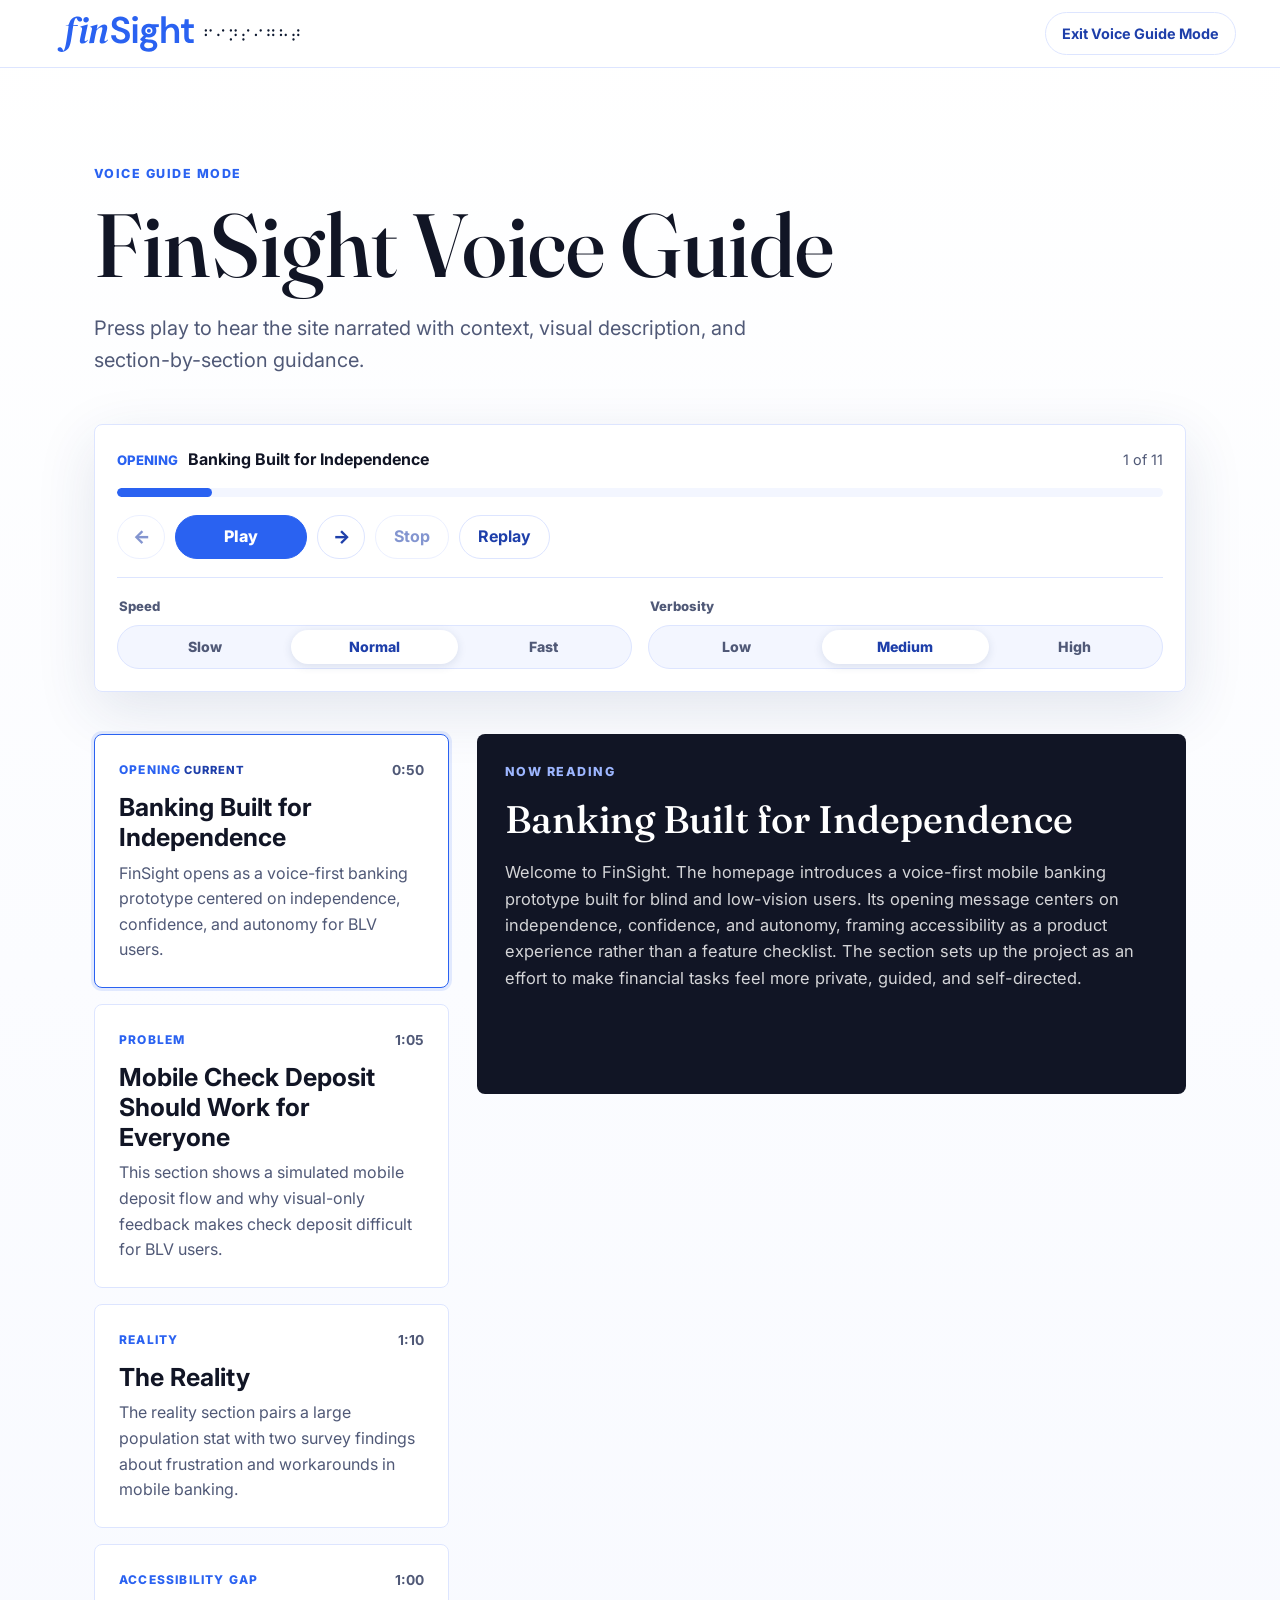
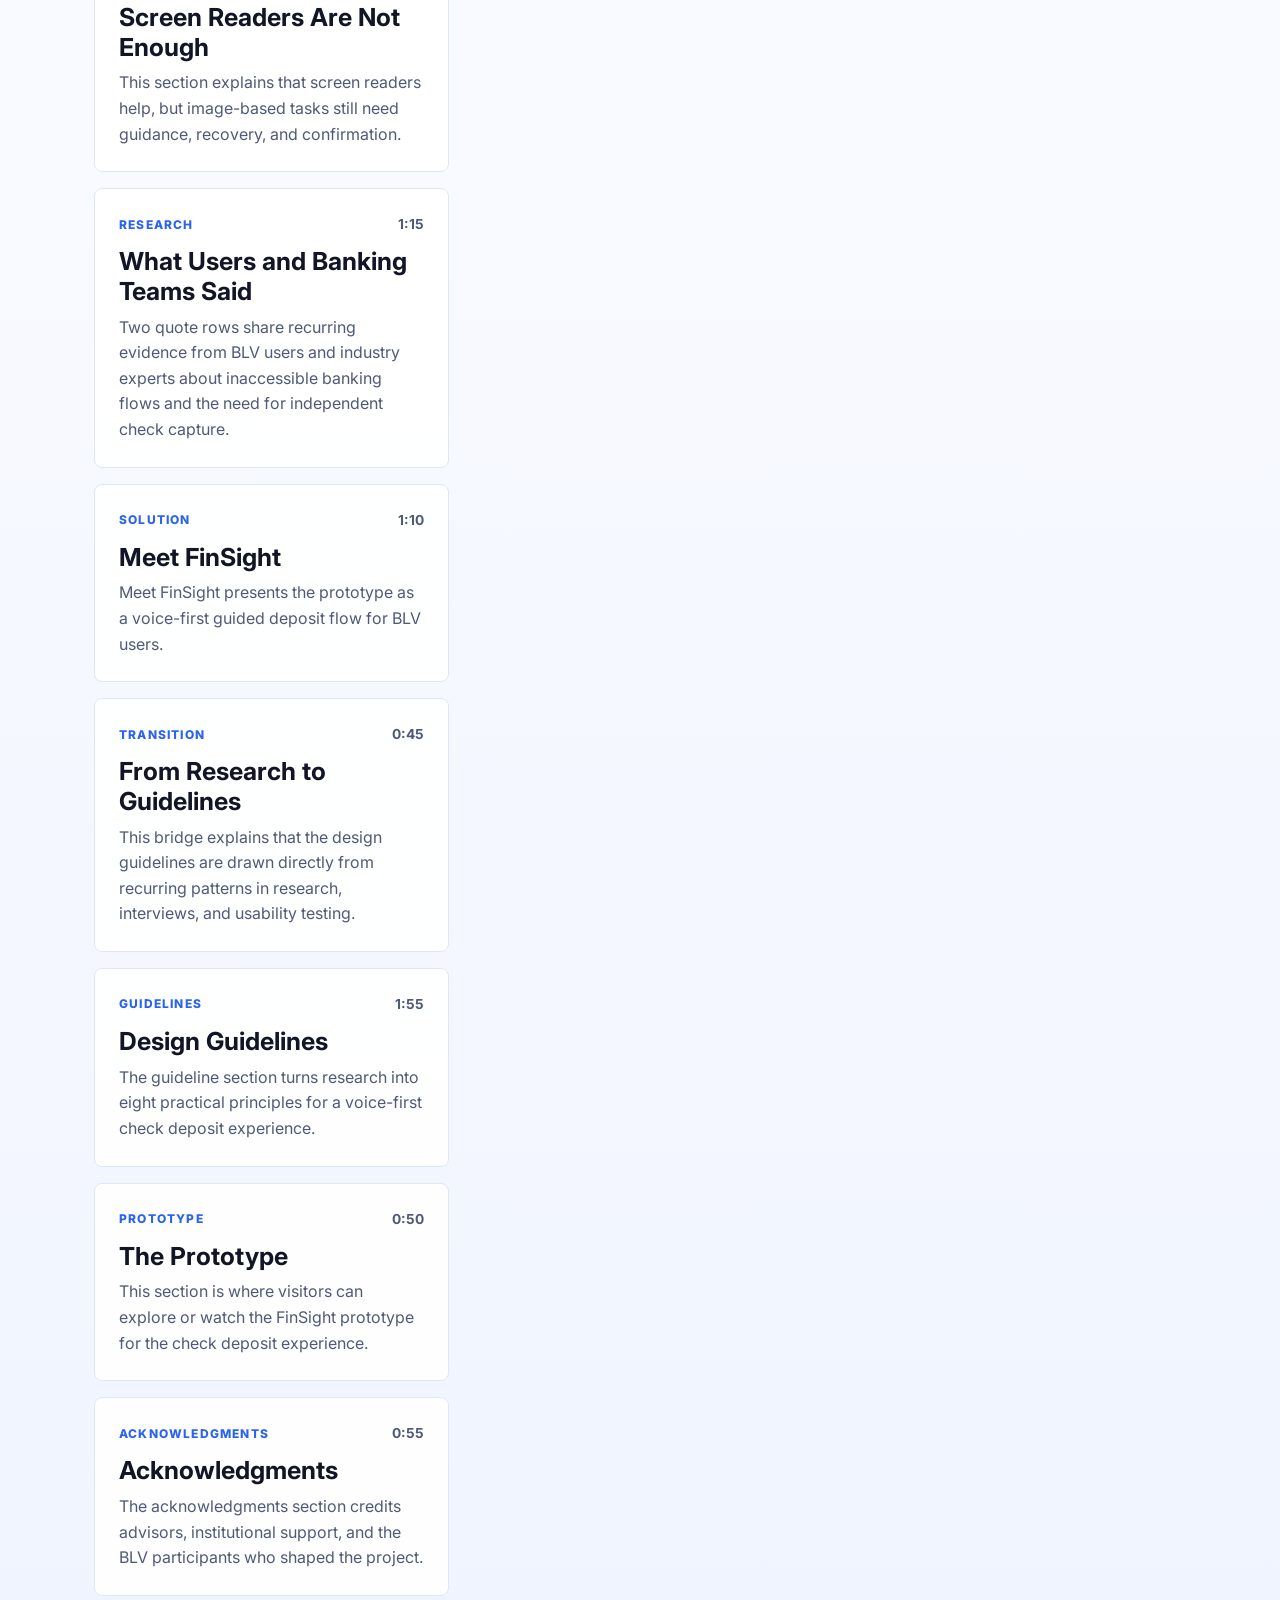
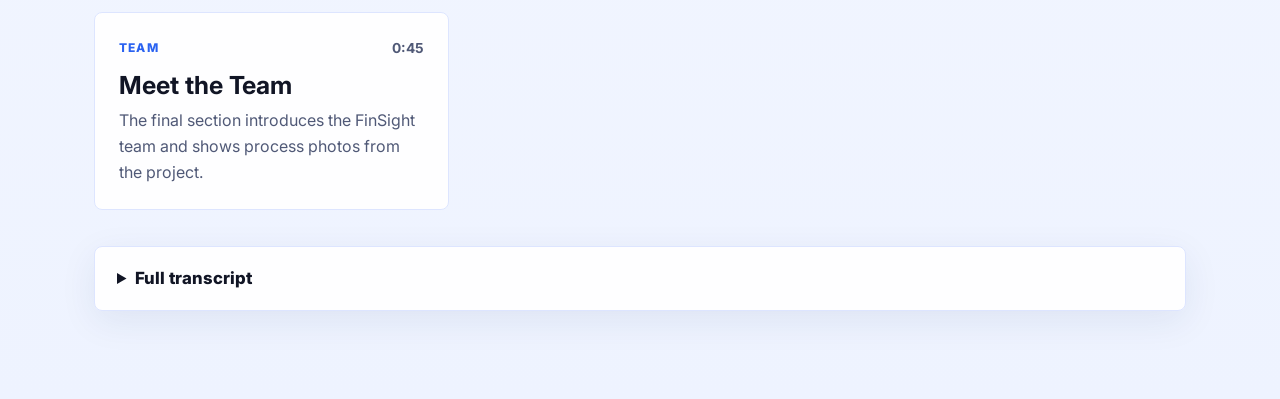
<file: voice.html>
<!DOCTYPE html>
<html lang="en">
<head>
  <meta charset="UTF-8" />
  <meta name="viewport" content="width=device-width, initial-scale=1.0" />
  <title>FinSight Voice Guide</title>
  <link rel="preconnect" href="https://fonts.googleapis.com">
  <link rel="preconnect" href="https://fonts.gstatic.com" crossorigin>
  <link href="https://fonts.googleapis.com/css2?family=Fraunces:wght@500&family=Inter:wght@400;500;600;700;800&display=swap" rel="stylesheet">
  <link rel="stylesheet" href="voice.css" />
</head>
<body>
  <a class="skip-link" href="#voice-sections">Skip to sections</a>
  <a class="skip-link skip-link-secondary" href="#transcript-heading">Skip to current transcript</a>

  <header class="voice-topbar">
    <a class="voice-brand" href="index.html" aria-label="FinSight. Exit to standard site">
      <img src="assets/finsightlogo.svg" alt="FinSight" class="voice-logo" />
    </a>
    <a class="standard-link" href="index.html" data-action-label="exit" aria-label="Exit Voice Guide Mode">Exit Voice Guide Mode</a>
  </header>

  <main class="voice-page">
    <section class="voice-hero" aria-labelledby="voice-title">
      <p class="voice-eyebrow" id="voice-eyebrow"></p>
      <h1 id="voice-title"></h1>
      <p class="voice-intro" id="voice-intro"></p>
    </section>

    <section class="player-shell" aria-labelledby="player-heading">
      <h2 class="sr-only" id="player-heading">Voice guide player</h2>
      <div class="player-status" aria-live="polite">
        <span id="status-kicker"></span>
        <strong id="status-title"></strong>
        <span id="status-progress"></span>
      </div>
      <p class="sr-only" id="playback-announcement" aria-live="polite" aria-atomic="true"></p>

      <div class="progress-track" id="progress-track" role="progressbar" aria-valuemin="1" aria-valuemax="9" aria-valuenow="1" aria-label="Voice guide progress">
        <div class="progress-fill" id="progress-fill"></div>
      </div>

      <p class="sr-only" id="player-shortcuts">Keyboard shortcuts: press Space to play or pause, Left Arrow for the previous section, Right Arrow for the next section, and Escape to stop playback.</p>
      <div class="player-controls" id="player-controls" aria-label="Voice guide controls" aria-describedby="player-shortcuts">
        <button class="icon-button" type="button" id="previous-button" aria-label="Previous section" title="Previous section">
          <span aria-hidden="true">←</span>
        </button>
        <button class="primary-button" type="button" id="play-button" aria-label="Play voice guide" aria-pressed="false">
          <span id="play-label">Play</span>
        </button>
        <button class="icon-button" type="button" id="next-button" aria-label="Next section" title="Next section">
          <span aria-hidden="true">→</span>
        </button>
        <button class="text-button" type="button" id="stop-button" aria-label="Stop voice guide" disabled>Stop</button>
        <button class="text-button" type="button" id="replay-button" aria-label="Replay current section">Replay</button>
      </div>

      <div class="voice-settings" aria-labelledby="voice-settings-heading">
        <h3 class="sr-only" id="voice-settings-heading">Voice settings</h3>
        <fieldset class="setting-group">
          <legend id="speed-label">Speed</legend>
          <div class="segmented-control" id="speed-control" role="radiogroup" aria-labelledby="speed-label"></div>
        </fieldset>
        <fieldset class="setting-group">
          <legend id="verbosity-label">Verbosity</legend>
          <div class="segmented-control" id="verbosity-control" role="radiogroup" aria-labelledby="verbosity-label"></div>
        </fieldset>
      </div>

      <p class="speech-warning" id="speech-warning" hidden></p>
    </section>

    <section class="reader-layout" aria-labelledby="voice-content-heading">
      <h2 class="sr-only" id="voice-content-heading">Voice guided content</h2>
      <nav class="section-list" id="voice-sections" aria-label="Voice guide sections"></nav>

      <aside class="transcript-panel" aria-labelledby="transcript-heading" aria-live="off">
        <p class="panel-label">Now Reading</p>
        <h2 id="transcript-heading" tabindex="-1"></h2>
        <p class="transcript-text" id="transcript-text"></p>
      </aside>
    </section>

    <details class="full-transcript" id="full-transcript">
      <summary>Full transcript</summary>
      <div class="full-transcript-body">
        <label class="transcript-search-label" for="transcript-search">Search transcript</label>
        <input class="transcript-search" id="transcript-search" type="search" autocomplete="off" placeholder="Search transcript" />
        <p class="sr-only" id="transcript-search-status" aria-live="polite" aria-atomic="true"></p>
        <div class="full-transcript-list" id="full-transcript-list"></div>
      </div>
    </details>
  </main>

  <script src="./content.js?v=2"></script>
  <script src="./voice.js?v=1"></script>
</body>
</html>
</file>
<file: voice.css>
:root {
  --blue: #2A62F1;
  --blue-dark: #1E3FAA;
  --ink: #111525;
  --text: #252945;
  --muted: #505977;
  --quiet: #F3F6FF;
  --panel: #FFFFFF;
  --border: #DDE5FF;
  --focus: #0A7CFF;
  --shadow: 0 18px 60px rgba(31, 54, 105, 0.12);
  --font-display: 'Fraunces', Georgia, serif;
  --font-sans: 'Inter', system-ui, sans-serif;
  --nav-h: 68px;
}

*, *::before, *::after { box-sizing: border-box; }

html { scroll-behavior: smooth; }

body {
  margin: 0;
  background: linear-gradient(180deg, #FFFFFF 0%, #F7F9FF 54%, #EEF3FF 100%);
  color: var(--text);
  font-family: var(--font-sans);
  line-height: 1.6;
}

button,
a {
  font: inherit;
}

button:focus-visible,
a:focus-visible {
  outline: 3px solid var(--focus);
  outline-offset: 4px;
}

.skip-link {
  background: var(--ink);
  color: #fff;
  left: 24px;
  padding: 10px 14px;
  position: fixed;
  top: 14px;
  transform: translateY(-150%);
  z-index: 100;
}

.skip-link-secondary {
  left: 180px;
}

.skip-link:focus {
  transform: translateY(0);
}

.sr-only {
  clip: rect(0 0 0 0);
  border: 0;
  height: 1px;
  margin: -1px;
  overflow: hidden;
  padding: 0;
  position: absolute;
  white-space: nowrap;
  width: 1px;
}

.voice-topbar {
  align-items: center;
  background: rgba(255, 255, 255, 0.92);
  border-bottom: 1px solid var(--border);
  display: flex;
  height: var(--nav-h);
  justify-content: space-between;
  left: 0;
  padding: 0 44px;
  position: sticky;
  right: 0;
  top: 0;
  z-index: 20;
}

.voice-brand {
  align-items: center;
  display: inline-flex;
}

.voice-logo {
  height: 68px;
  width: auto;
}

.standard-link {
  border: 1px solid var(--border);
  border-radius: 999px;
  color: var(--blue-dark);
  font-size: 0.9rem;
  font-weight: 700;
  padding: 9px 16px;
  text-decoration: none;
}

.voice-page {
  margin: 0 auto;
  max-width: 1180px;
  padding: 60px 44px 88px;
}

.voice-hero {
  max-width: 790px;
  padding: 36px 0 30px;
}

.voice-eyebrow,
.panel-label {
  color: var(--blue);
  font-size: 0.78rem;
  font-weight: 800;
  letter-spacing: 0.12em;
  margin: 0 0 16px;
  text-transform: uppercase;
}

.voice-hero h1 {
  color: var(--ink);
  font-family: var(--font-display);
  font-size: clamp(2.7rem, 7vw, 5.7rem);
  font-weight: 500;
  letter-spacing: 0;
  line-height: 1;
  margin: 0 0 22px;
}

.voice-intro {
  color: var(--muted);
  font-size: clamp(1.05rem, 2vw, 1.25rem);
  margin: 0;
  max-width: 720px;
}

.player-shell {
  background: rgba(255, 255, 255, 0.96);
  border: 1px solid var(--border);
  border-radius: 8px;
  box-shadow: var(--shadow);
  margin: 18px 0 42px;
  padding: 22px;
}

.player-status {
  align-items: baseline;
  display: flex;
  flex-wrap: wrap;
  gap: 10px;
  margin-bottom: 16px;
}

.player-status span:first-child {
  color: var(--blue);
  font-size: 0.82rem;
  font-weight: 800;
  text-transform: uppercase;
}

.player-status strong {
  color: var(--ink);
  font-size: 1rem;
}

#status-progress {
  color: var(--muted);
  font-size: 0.9rem;
  margin-left: auto;
}

.progress-track {
  background: var(--quiet);
  border-radius: 999px;
  height: 9px;
  overflow: hidden;
}

.progress-fill {
  background: var(--blue);
  border-radius: inherit;
  height: 100%;
  transition: width 0.25s ease;
  width: 0;
}

.player-controls {
  align-items: center;
  display: flex;
  flex-wrap: wrap;
  gap: 10px;
  margin-top: 18px;
}

.voice-settings {
  border-top: 1px solid var(--border);
  display: grid;
  gap: 16px;
  grid-template-columns: repeat(2, minmax(0, 1fr));
  margin-top: 18px;
  padding-top: 18px;
}

.setting-group {
  border: 0;
  margin: 0;
  min-width: 0;
  padding: 0;
}

.setting-group legend {
  color: var(--muted);
  font-size: 0.82rem;
  font-weight: 800;
  margin-bottom: 8px;
}

.segmented-control {
  background: var(--quiet);
  border: 1px solid var(--border);
  border-radius: 999px;
  display: grid;
  gap: 3px;
  grid-template-columns: repeat(3, minmax(0, 1fr));
  padding: 4px;
}

.segment-button {
  background: transparent;
  border: 0;
  border-radius: 999px;
  color: var(--muted);
  cursor: pointer;
  font-size: 0.88rem;
  font-weight: 800;
  min-height: 34px;
  padding: 0 10px;
}

.segment-button:focus-visible {
  outline: 3px solid var(--focus);
  outline-offset: 3px;
}

.segment-button.is-active {
  background: #fff;
  box-shadow: 0 2px 10px rgba(31, 54, 105, 0.12);
  color: var(--blue-dark);
}

.icon-button,
.primary-button,
.text-button {
  border: 1px solid var(--border);
  border-radius: 999px;
  cursor: pointer;
  min-height: 44px;
}

.icon-button:disabled,
.primary-button:disabled,
.text-button:disabled {
  cursor: not-allowed;
  opacity: 0.55;
}

.icon-button {
  align-items: center;
  background: var(--panel);
  color: var(--blue-dark);
  display: inline-flex;
  font-size: 1.15rem;
  font-weight: 800;
  justify-content: center;
  width: 48px;
}

.primary-button {
  background: var(--blue);
  border-color: var(--blue);
  color: #fff;
  font-weight: 800;
  min-width: 132px;
  padding: 0 28px;
}

.text-button {
  background: var(--panel);
  color: var(--blue-dark);
  font-weight: 700;
  padding: 0 18px;
}

.speech-warning {
  background: #FFF8E8;
  border: 1px solid #F1D189;
  border-radius: 8px;
  color: #694B00;
  margin: 16px 0 0;
  padding: 12px 14px;
}

.reader-layout {
  align-items: start;
  display: grid;
  gap: 28px;
  grid-template-columns: minmax(280px, 1fr) minmax(0, 2fr);
}

.transcript-panel {
  background: var(--ink);
  border-radius: 8px;
  color: #fff;
  min-height: 360px;
  padding: 28px;
  position: sticky;
  top: calc(var(--nav-h) + 24px);
}

.transcript-panel .panel-label {
  color: #9DB6FF;
}

.transcript-panel h2 {
  font-family: var(--font-display);
  font-size: clamp(1.7rem, 3vw, 2.4rem);
  font-weight: 500;
  letter-spacing: 0;
  line-height: 1.12;
  margin: 0 0 18px;
}

.transcript-panel h2:focus {
  outline: none;
}

.transcript-text {
  color: rgba(255, 255, 255, 0.82);
  font-size: 1.03rem;
  margin: 0;
}

.section-list {
  display: grid;
  gap: 16px;
  position: sticky;
  top: calc(var(--nav-h) + 24px);
}

.voice-section-card {
  background: rgba(255, 255, 255, 0.9);
  border: 1px solid var(--border);
  border-radius: 8px;
  cursor: pointer;
  padding: 24px;
  text-align: left;
  transition: background 0.2s ease, border-color 0.2s ease, box-shadow 0.2s ease, transform 0.2s ease;
  width: 100%;
}

.voice-section-card:hover {
  border-color: rgba(42, 98, 241, 0.5);
  transform: translateY(-1px);
}

.voice-section-card.is-active {
  background: #fff;
  border-color: var(--blue);
  box-shadow: 0 0 0 3px rgba(42, 98, 241, 0.12);
}

.section-card-top {
  align-items: center;
  display: flex;
  gap: 12px;
  justify-content: space-between;
  margin-bottom: 12px;
}

.section-kicker {
  color: var(--blue);
  font-size: 0.75rem;
  font-weight: 800;
  letter-spacing: 0.1em;
  text-transform: uppercase;
}

.section-duration {
  color: var(--muted);
  font-size: 0.86rem;
  font-weight: 700;
}

.voice-section-card h3 {
  color: var(--ink);
  font-size: clamp(1.25rem, 2vw, 1.55rem);
  line-height: 1.2;
  margin: 0 0 8px;
}

.voice-section-card p {
  color: var(--muted);
  font-size: 1rem;
  margin: 0;
}

.voice-section-card[aria-current="true"] .section-kicker::after {
  content: " current";
  color: var(--blue-dark);
  font-size: 0.7rem;
  letter-spacing: 0.08em;
}

.full-transcript {
  background: rgba(255, 255, 255, 0.92);
  border: 1px solid var(--border);
  border-radius: 8px;
  box-shadow: 0 10px 36px rgba(31, 54, 105, 0.08);
  margin-top: 36px;
  overflow: hidden;
}

.full-transcript summary {
  color: var(--ink);
  cursor: pointer;
  font-size: 1.05rem;
  font-weight: 800;
  list-style-position: inside;
  padding: 18px 22px;
}

.full-transcript summary:focus-visible {
  outline: 3px solid var(--focus);
  outline-offset: -3px;
}

.full-transcript-body {
  border-top: 1px solid var(--border);
  padding: 22px;
}

.transcript-search-label {
  color: var(--muted);
  display: block;
  font-size: 0.82rem;
  font-weight: 800;
  margin-bottom: 8px;
}

.transcript-search {
  background: var(--panel);
  border: 1px solid var(--border);
  border-radius: 999px;
  color: var(--text);
  font: inherit;
  margin-bottom: 18px;
  min-height: 44px;
  padding: 0 16px;
  width: min(100%, 460px);
}

.transcript-search:focus-visible {
  outline: 3px solid var(--focus);
  outline-offset: 3px;
}

.full-transcript-list {
  display: grid;
  gap: 16px;
}

.full-transcript-list[data-empty]::before {
  color: var(--muted);
  content: "No transcript sections match your search.";
  display: block;
  padding: 12px 0;
}

.full-transcript-item {
  border-top: 1px solid var(--border);
  padding-top: 18px;
}

.full-transcript-item:first-child {
  border-top: 0;
  padding-top: 0;
}

.full-transcript-item h3 {
  color: var(--ink);
  font-size: clamp(1.2rem, 2vw, 1.45rem);
  line-height: 1.22;
  margin: 0 0 10px;
}

.full-transcript-item p {
  color: var(--muted);
  font-size: 1rem;
  margin: 0;
  max-width: 82ch;
}

.transcript-jump-button {
  margin-top: 14px;
}

@media (max-width: 880px) {
  .voice-topbar {
    padding: 0 22px;
  }

  .voice-page {
    padding: 36px 22px 70px;
  }

  .player-shell,
  .section-list,
  .transcript-panel {
    position: static;
  }

  .reader-layout {
    grid-template-columns: 1fr;
  }

  .transcript-panel {
    order: -1;
  }

  .full-transcript {
    margin-top: 24px;
  }
}

@media (max-width: 560px) {
  .standard-link {
    font-size: 0.82rem;
    padding: 8px 12px;
  }

  .player-controls {
    display: grid;
    grid-template-columns: 48px 1fr 48px;
  }

  #stop-button,
  #replay-button {
    grid-column: span 3;
  }

  .voice-settings {
    grid-template-columns: 1fr;
  }
}

@media (prefers-reduced-motion: reduce) {
  *,
  *::before,
  *::after {
    animation-duration: 0.01ms !important;
    scroll-behavior: auto !important;
    transition-duration: 0.01ms !important;
  }
}
</file>
